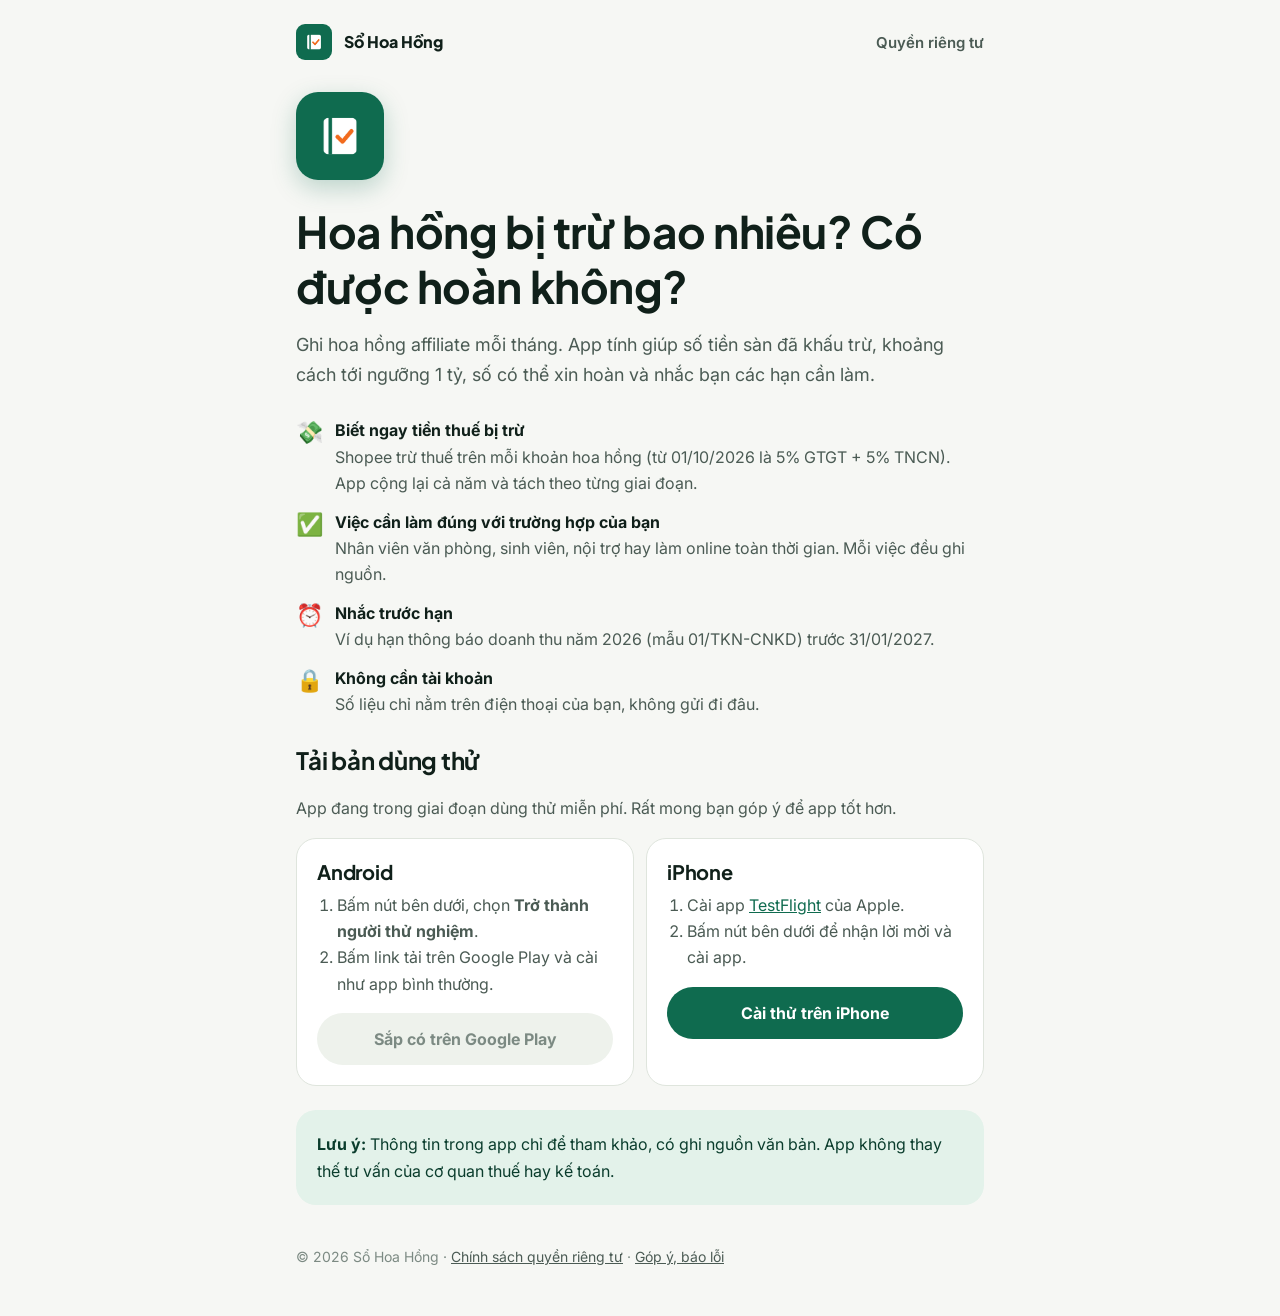
<file: index.html>
<!doctype html>
<html lang="vi">
<head>
  <meta charset="utf-8">
  <meta name="viewport" content="width=device-width, initial-scale=1">
  <title>Sổ Hoa Hồng – Dùng thử</title>
  <meta name="description" content="App ghi hoa hồng affiliate, tính số thuế sàn đã trừ, số có thể xin hoàn và nhắc hạn nộp. Không cần tài khoản, dữ liệu chỉ nằm trên máy bạn.">
  <link rel="icon" href="favicon.png">
  <link rel="apple-touch-icon" href="apple-touch-icon.png">
  <link rel="preconnect" href="https://fonts.googleapis.com">
  <link rel="preconnect" href="https://fonts.gstatic.com" crossorigin>
  <link href="https://fonts.googleapis.com/css2?family=Inter:wght@400;500;600;700&family=Plus+Jakarta+Sans:wght@700;800&display=swap" rel="stylesheet">
  <link rel="stylesheet" href="style.css">
  <style>
    .hero { display: grid; gap: 16px; justify-items: start; }
    .hero img { width: 88px; height: 88px; border-radius: 22px; box-shadow: 0 8px 24px rgba(15, 107, 79, .25); }
    .hero h1 { font-size: clamp(32px, 7vw, 44px); margin: 8px 0 0; }
    .hero p { font-size: 18px; margin: 0; }
    .benefits { list-style: none; padding: 0; margin: 28px 0; display: grid; gap: 12px; }
    .benefits li { display: flex; gap: 12px; align-items: flex-start; }
    .benefits span { font-size: 22px; line-height: 1.4; }
    .stores { display: grid; grid-template-columns: repeat(auto-fit, minmax(240px, 1fr)); gap: 12px; }
    .store h2 { font-size: 20px; margin: 0 0 4px; }
    .store ol { margin: 8px 0 16px; padding-left: 20px; color: var(--ink-2); }
    .btn {
      display: inline-flex; align-items: center; justify-content: center; gap: 8px; width: 100%;
      min-height: 52px; padding: 0 20px; border-radius: 999px; font-weight: 700; font-size: 16px;
      text-decoration: none; background: var(--brand); color: var(--on-brand);
    }
    .btn[aria-disabled="true"] { background: var(--surface-2); color: var(--ink-3); pointer-events: none; }
  </style>
</head>
<body>
  <div class="wrap">
    <header class="top">
      <a class="brand" href="./"><img src="icon.png" alt="">Sổ Hoa Hồng</a>
      <nav><a href="privacy.html">Quyền riêng tư</a></nav>
    </header>

    <section class="hero">
      <img src="icon.png" alt="Biểu tượng Sổ Hoa Hồng">
      <h1>Hoa hồng bị trừ bao nhiêu? Có được hoàn không?</h1>
      <p class="muted">Ghi hoa hồng affiliate mỗi tháng. App tính giúp số tiền sàn đã khấu trừ, khoảng cách tới ngưỡng 1 tỷ, số có thể xin hoàn và nhắc bạn các hạn cần làm.</p>
    </section>

    <ul class="benefits">
      <li><span>💸</span><div><b>Biết ngay tiền thuế bị trừ</b><br><span class="muted" style="font-size:16px">Shopee trừ thuế trên mỗi khoản hoa hồng (từ 01/10/2026 là 5% GTGT + 5% TNCN). App cộng lại cả năm và tách theo từng giai đoạn.</span></div></li>
      <li><span>✅</span><div><b>Việc cần làm đúng với trường hợp của bạn</b><br><span class="muted" style="font-size:16px">Nhân viên văn phòng, sinh viên, nội trợ hay làm online toàn thời gian. Mỗi việc đều ghi nguồn.</span></div></li>
      <li><span>⏰</span><div><b>Nhắc trước hạn</b><br><span class="muted" style="font-size:16px">Ví dụ hạn thông báo doanh thu năm 2026 (mẫu 01/TKN-CNKD) trước 31/01/2027.</span></div></li>
      <li><span>🔒</span><div><b>Không cần tài khoản</b><br><span class="muted" style="font-size:16px">Số liệu chỉ nằm trên điện thoại của bạn, không gửi đi đâu.</span></div></li>
    </ul>

    <h2>Tải bản dùng thử</h2>
    <p class="muted">App đang trong giai đoạn dùng thử miễn phí. Rất mong bạn góp ý để app tốt hơn.</p>
    <div class="stores">
      <div class="card store">
        <h2>Android</h2>
        <ol>
          <li>Bấm nút bên dưới, chọn <b>Trở thành người thử nghiệm</b>.</li>
          <li>Bấm link tải trên Google Play và cài như app bình thường.</li>
        </ol>
        <!-- Điền link tham gia thử nghiệm từ Play Console vào href rồi bỏ aria-disabled. -->
        <a class="btn" href="#" aria-disabled="true" id="android-link">Sắp có trên Google Play</a>
      </div>
      <div class="card store">
        <h2>iPhone</h2>
        <ol>
          <li>Cài app <a href="https://apps.apple.com/app/testflight/id899247664">TestFlight</a> của Apple.</li>
          <li>Bấm nút bên dưới để nhận lời mời và cài app.</li>
        </ol>
        <a class="btn" href="https://testflight.apple.com/join/DpMtjnP8" id="ios-link">Cài thử trên iPhone</a>
      </div>
    </div>

    <div class="card soft" style="margin-top:24px">
      <b>Lưu ý:</b> Thông tin trong app chỉ để tham khảo, có ghi nguồn văn bản. App không thay thế tư vấn của cơ quan thuế hay kế toán.
    </div>

    <footer>
      © 2026 Sổ Hoa Hồng · <a href="privacy.html">Chính sách quyền riêng tư</a> ·
      <a href="https://github.com/haupham0610/sohoahong/issues">Góp ý, báo lỗi</a>
    </footer>
  </div>
</body>
</html>
</file>
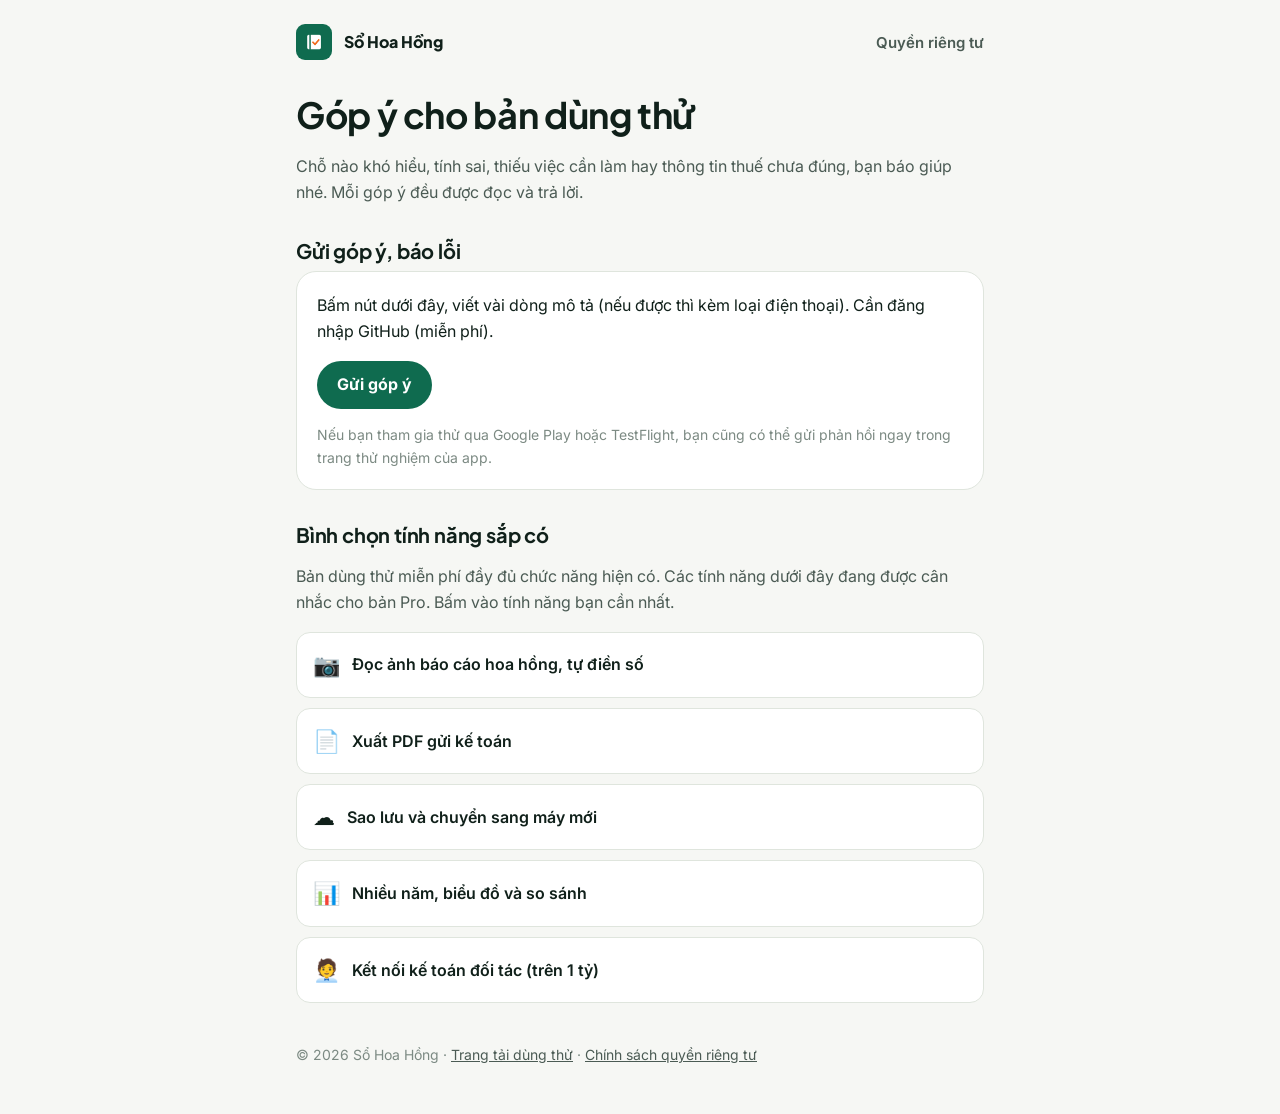
<file: gop-y.html>
<!doctype html>
<html lang="vi">
<head>
  <meta charset="utf-8">
  <meta name="viewport" content="width=device-width, initial-scale=1">
  <title>Góp ý – Sổ Hoa Hồng</title>
  <meta name="description" content="Gửi góp ý, báo lỗi và bình chọn tính năng cho bản dùng thử Sổ Hoa Hồng.">
  <link rel="icon" href="favicon.png">
  <link rel="apple-touch-icon" href="apple-touch-icon.png">
  <link rel="preconnect" href="https://fonts.googleapis.com">
  <link rel="preconnect" href="https://fonts.gstatic.com" crossorigin>
  <link href="https://fonts.googleapis.com/css2?family=Inter:wght@400;500;600;700&family=Plus+Jakarta+Sans:wght@700;800&display=swap" rel="stylesheet">
  <link rel="stylesheet" href="style.css">
  <style>
    h1 { font-size: clamp(28px, 6vw, 36px); margin: 0 0 8px; }
    h2 { font-size: 20px; margin: 32px 0 8px; }
    .btn {
      display: inline-flex; align-items: center; justify-content: center; min-height: 48px; padding: 0 20px;
      border-radius: 999px; font-weight: 700; text-decoration: none; background: var(--brand); color: var(--on-brand);
    }
    .list { display: grid; gap: 10px; margin: 12px 0 0; padding: 0; list-style: none; }
    .list a { display: flex; gap: 12px; align-items: center; padding: 14px 16px; border: 1px solid var(--line); border-radius: 14px; background: var(--surface); color: var(--ink); text-decoration: none; font-weight: 600; }
    .list span { font-size: 22px; }
  </style>
</head>
<body>
  <div class="wrap">
    <header class="top">
      <a class="brand" href="./"><img src="icon.png" alt="">Sổ Hoa Hồng</a>
      <nav><a href="privacy.html">Quyền riêng tư</a></nav>
    </header>

    <h1>Góp ý cho bản dùng thử</h1>
    <p class="muted">Chỗ nào khó hiểu, tính sai, thiếu việc cần làm hay thông tin thuế chưa đúng, bạn báo giúp nhé. Mỗi góp ý đều được đọc và trả lời.</p>

    <h2>Gửi góp ý, báo lỗi</h2>
    <div class="card">
      <p style="margin-top:0">Bấm nút dưới đây, viết vài dòng mô tả (nếu được thì kèm loại điện thoại). Cần đăng nhập GitHub (miễn phí).</p>
      <a class="btn" href="https://github.com/haupham0610/sohoahong/issues/new?labels=gop-y&title=G%C3%B3p%20%C3%BD%3A%20">Gửi góp ý</a>
      <p class="small" style="margin-bottom:0">Nếu bạn tham gia thử qua Google Play hoặc TestFlight, bạn cũng có thể gửi phản hồi ngay trong trang thử nghiệm của app.</p>
    </div>

    <h2 id="tinh-nang">Bình chọn tính năng sắp có</h2>
    <p class="muted">Bản dùng thử miễn phí đầy đủ chức năng hiện có. Các tính năng dưới đây đang được cân nhắc cho bản Pro. Bấm vào tính năng bạn cần nhất.</p>
    <ul class="list">
      <li><a href="https://github.com/haupham0610/sohoahong/issues/new?labels=binh-chon&title=B%C3%ACnh%20ch%E1%BB%8Dn%3A%20%C4%90%E1%BB%8Dc%20%E1%BA%A3nh%20b%C3%A1o%20c%C3%A1o%20hoa%20h%E1%BB%93ng"><span>📷</span>Đọc ảnh báo cáo hoa hồng, tự điền số</a></li>
      <li><a href="https://github.com/haupham0610/sohoahong/issues/new?labels=binh-chon&title=B%C3%ACnh%20ch%E1%BB%8Dn%3A%20Xu%E1%BA%A5t%20PDF%20g%E1%BB%ADi%20k%E1%BA%BF%20to%C3%A1n"><span>📄</span>Xuất PDF gửi kế toán</a></li>
      <li><a href="https://github.com/haupham0610/sohoahong/issues/new?labels=binh-chon&title=B%C3%ACnh%20ch%E1%BB%8Dn%3A%20Sao%20l%C6%B0u%20v%C3%A0%20chuy%E1%BB%83n%20m%C3%A1y"><span>☁️</span>Sao lưu và chuyển sang máy mới</a></li>
      <li><a href="https://github.com/haupham0610/sohoahong/issues/new?labels=binh-chon&title=B%C3%ACnh%20ch%E1%BB%8Dn%3A%20Nhi%E1%BB%81u%20n%C4%83m%20v%C3%A0%20bi%E1%BB%83u%20%C4%91%E1%BB%93"><span>📊</span>Nhiều năm, biểu đồ và so sánh</a></li>
      <li><a href="https://github.com/haupham0610/sohoahong/issues/new?labels=binh-chon&title=B%C3%ACnh%20ch%E1%BB%8Dn%3A%20K%E1%BA%BFt%20n%E1%BB%91i%20k%E1%BA%BF%20to%C3%A1n"><span>🧑‍💼</span>Kết nối kế toán đối tác (trên 1 tỷ)</a></li>
    </ul>

    <footer>
      © 2026 Sổ Hoa Hồng · <a href="./">Trang tải dùng thử</a> · <a href="privacy.html">Chính sách quyền riêng tư</a>
    </footer>
  </div>
</body>
</html>
</file>
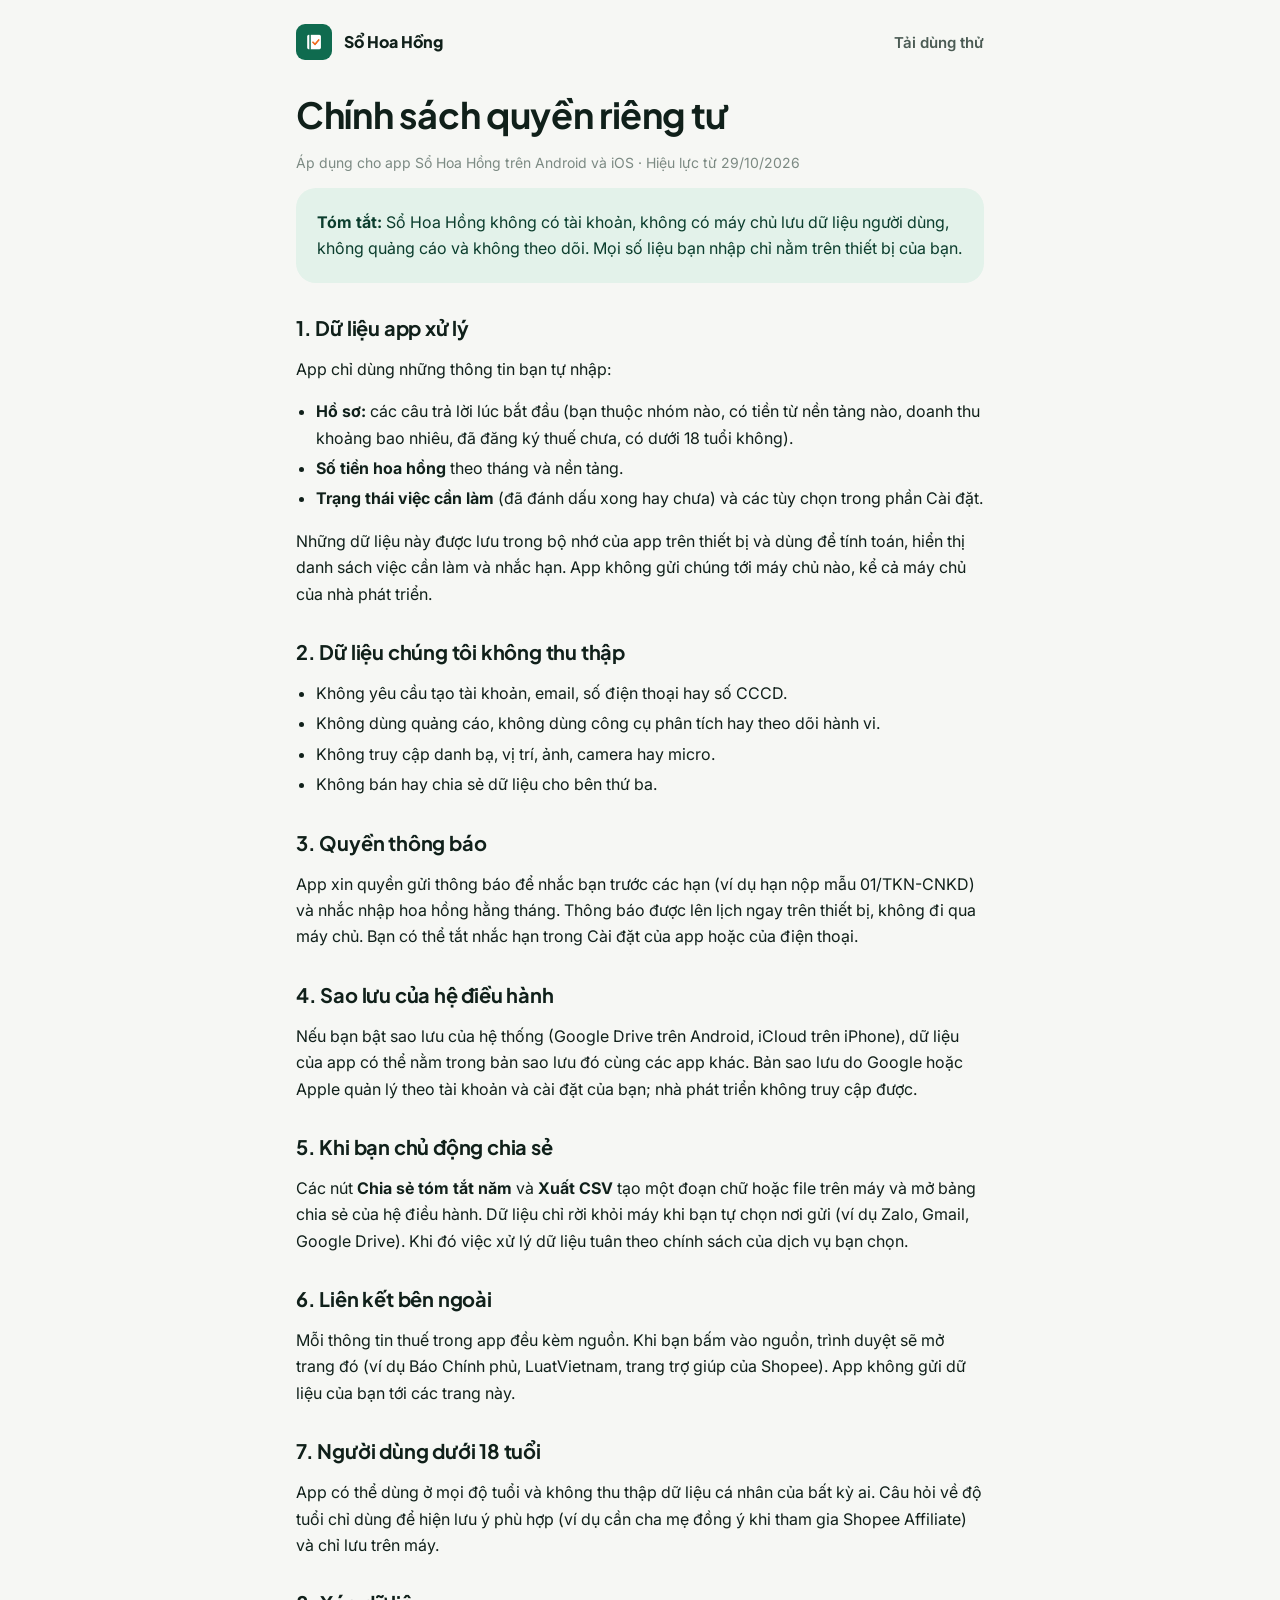
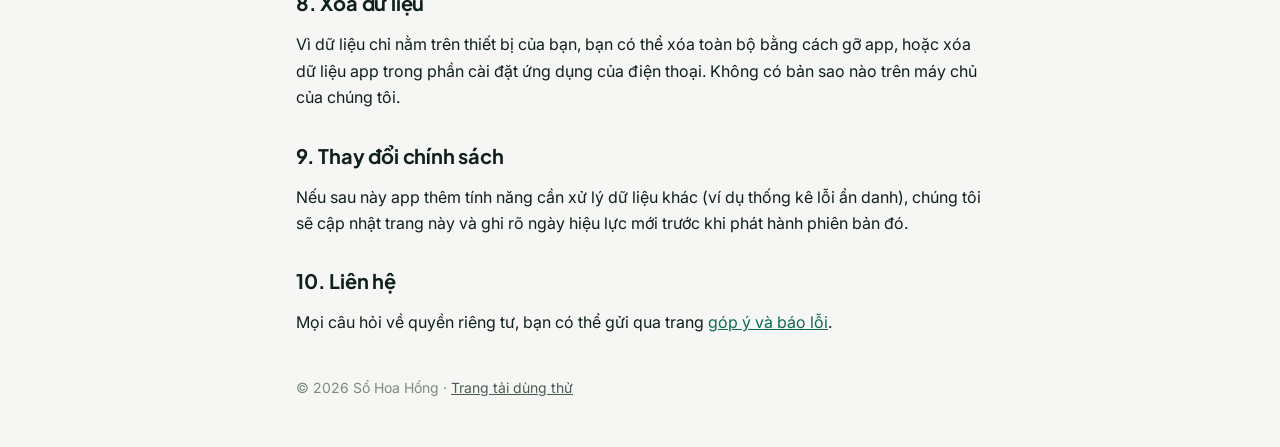
<file: privacy.html>
<!doctype html>
<html lang="vi">
<head>
  <meta charset="utf-8">
  <meta name="viewport" content="width=device-width, initial-scale=1">
  <title>Chính sách quyền riêng tư – Sổ Hoa Hồng</title>
  <meta name="description" content="Chính sách quyền riêng tư của app Sổ Hoa Hồng: không tài khoản, không thu thập dữ liệu, mọi số liệu chỉ lưu trên thiết bị của bạn.">
  <link rel="icon" href="favicon.png">
  <link rel="apple-touch-icon" href="apple-touch-icon.png">
  <link rel="preconnect" href="https://fonts.googleapis.com">
  <link rel="preconnect" href="https://fonts.gstatic.com" crossorigin>
  <link href="https://fonts.googleapis.com/css2?family=Inter:wght@400;500;600;700&family=Plus+Jakarta+Sans:wght@700;800&display=swap" rel="stylesheet">
  <link rel="stylesheet" href="style.css">
  <style>
    h1 { font-size: clamp(28px, 6vw, 36px); margin: 0 0 8px; }
    h2 { font-size: 20px; margin: 32px 0 8px; }
    ul { padding-left: 20px; }
    li { margin: 4px 0; }
  </style>
</head>
<body>
  <div class="wrap">
    <header class="top">
      <a class="brand" href="./"><img src="icon.png" alt="">Sổ Hoa Hồng</a>
      <nav><a href="./">Tải dùng thử</a></nav>
    </header>

    <h1>Chính sách quyền riêng tư</h1>
    <p class="small">Áp dụng cho app Sổ Hoa Hồng trên Android và iOS · Hiệu lực từ 29/10/2026</p>

    <div class="card soft">
      <b>Tóm tắt:</b> Sổ Hoa Hồng không có tài khoản, không có máy chủ lưu dữ liệu người dùng, không quảng cáo và không theo dõi. Mọi số liệu bạn nhập chỉ nằm trên thiết bị của bạn.
    </div>

    <h2>1. Dữ liệu app xử lý</h2>
    <p>App chỉ dùng những thông tin bạn tự nhập:</p>
    <ul>
      <li><b>Hồ sơ:</b> các câu trả lời lúc bắt đầu (bạn thuộc nhóm nào, có tiền từ nền tảng nào, doanh thu khoảng bao nhiêu, đã đăng ký thuế chưa, có dưới 18 tuổi không).</li>
      <li><b>Số tiền hoa hồng</b> theo tháng và nền tảng.</li>
      <li><b>Trạng thái việc cần làm</b> (đã đánh dấu xong hay chưa) và các tùy chọn trong phần Cài đặt.</li>
    </ul>
    <p>Những dữ liệu này được lưu trong bộ nhớ của app trên thiết bị và dùng để tính toán, hiển thị danh sách việc cần làm và nhắc hạn. App không gửi chúng tới máy chủ nào, kể cả máy chủ của nhà phát triển.</p>

    <h2>2. Dữ liệu chúng tôi không thu thập</h2>
    <ul>
      <li>Không yêu cầu tạo tài khoản, email, số điện thoại hay số CCCD.</li>
      <li>Không dùng quảng cáo, không dùng công cụ phân tích hay theo dõi hành vi.</li>
      <li>Không truy cập danh bạ, vị trí, ảnh, camera hay micro.</li>
      <li>Không bán hay chia sẻ dữ liệu cho bên thứ ba.</li>
    </ul>

    <h2>3. Quyền thông báo</h2>
    <p>App xin quyền gửi thông báo để nhắc bạn trước các hạn (ví dụ hạn nộp mẫu 01/TKN-CNKD) và nhắc nhập hoa hồng hằng tháng. Thông báo được lên lịch ngay trên thiết bị, không đi qua máy chủ. Bạn có thể tắt nhắc hạn trong Cài đặt của app hoặc của điện thoại.</p>

    <h2>4. Sao lưu của hệ điều hành</h2>
    <p>Nếu bạn bật sao lưu của hệ thống (Google Drive trên Android, iCloud trên iPhone), dữ liệu của app có thể nằm trong bản sao lưu đó cùng các app khác. Bản sao lưu do Google hoặc Apple quản lý theo tài khoản và cài đặt của bạn; nhà phát triển không truy cập được.</p>

    <h2>5. Khi bạn chủ động chia sẻ</h2>
    <p>Các nút <b>Chia sẻ tóm tắt năm</b> và <b>Xuất CSV</b> tạo một đoạn chữ hoặc file trên máy và mở bảng chia sẻ của hệ điều hành. Dữ liệu chỉ rời khỏi máy khi bạn tự chọn nơi gửi (ví dụ Zalo, Gmail, Google Drive). Khi đó việc xử lý dữ liệu tuân theo chính sách của dịch vụ bạn chọn.</p>

    <h2>6. Liên kết bên ngoài</h2>
    <p>Mỗi thông tin thuế trong app đều kèm nguồn. Khi bạn bấm vào nguồn, trình duyệt sẽ mở trang đó (ví dụ Báo Chính phủ, LuatVietnam, trang trợ giúp của Shopee). App không gửi dữ liệu của bạn tới các trang này.</p>

    <h2>7. Người dùng dưới 18 tuổi</h2>
    <p>App có thể dùng ở mọi độ tuổi và không thu thập dữ liệu cá nhân của bất kỳ ai. Câu hỏi về độ tuổi chỉ dùng để hiện lưu ý phù hợp (ví dụ cần cha mẹ đồng ý khi tham gia Shopee Affiliate) và chỉ lưu trên máy.</p>

    <h2>8. Xóa dữ liệu</h2>
    <p>Vì dữ liệu chỉ nằm trên thiết bị của bạn, bạn có thể xóa toàn bộ bằng cách gỡ app, hoặc xóa dữ liệu app trong phần cài đặt ứng dụng của điện thoại. Không có bản sao nào trên máy chủ của chúng tôi.</p>

    <h2>9. Thay đổi chính sách</h2>
    <p>Nếu sau này app thêm tính năng cần xử lý dữ liệu khác (ví dụ thống kê lỗi ẩn danh), chúng tôi sẽ cập nhật trang này và ghi rõ ngày hiệu lực mới trước khi phát hành phiên bản đó.</p>

    <h2>10. Liên hệ</h2>
    <p>Mọi câu hỏi về quyền riêng tư, bạn có thể gửi qua trang <a href="https://github.com/haupham0610/sohoahong/issues">góp ý và báo lỗi</a>.</p>

    <footer>
      © 2026 Sổ Hoa Hồng · <a href="./">Trang tải dùng thử</a>
    </footer>
  </div>
</body>
</html>
</file>
<file: style.css>
/* Cùng bảng màu và font với app Sổ Hoa Hồng và web Thuế Làm Online. */
:root {
  --bg: #f6f7f4; --surface: #ffffff; --surface-2: #eef2ec; --line: #dfe5dd;
  --ink: #10201a; --ink-2: #4b5b54; --ink-3: #7c8a83;
  --brand: #0f6b4f; --on-brand: #ffffff; --brand-soft: #e3f2ea; --on-brand-soft: #0b3d2d;
  --warn: #b45309; --warn-soft: #fff6e5;
  color-scheme: light;
}
@media (prefers-color-scheme: dark) {
  :root {
    --bg: #0d1512; --surface: #14201b; --surface-2: #1a2a23; --line: #24352d;
    --ink: #e9f1ec; --ink-2: #a9bab2; --ink-3: #7f9189;
    --brand: #3fc191; --on-brand: #00382a; --brand-soft: #173328; --on-brand-soft: #bdebd8;
    --warn: #f5a524; --warn-soft: #33270f;
    color-scheme: dark;
  }
}
* { box-sizing: border-box; }
body {
  margin: 0; background: var(--bg); color: var(--ink);
  font: 16px/1.65 "Inter", system-ui, -apple-system, "Segoe UI", sans-serif;
}
h1, h2, h3 { font-family: "Plus Jakarta Sans", "Inter", system-ui, sans-serif; line-height: 1.25; letter-spacing: -0.01em; }
a { color: var(--brand); }
.wrap { max-width: 720px; margin: 0 auto; padding: 24px 16px 48px; }
.brand { display: flex; align-items: center; gap: 12px; text-decoration: none; color: var(--ink); font-weight: 800; font-family: "Plus Jakarta Sans", sans-serif; }
.brand img { width: 36px; height: 36px; border-radius: 9px; }
header.top { display: flex; align-items: center; justify-content: space-between; gap: 12px; margin-bottom: 32px; }
header.top nav a { color: var(--ink-2); text-decoration: none; font-size: 15px; font-weight: 600; }
.card { background: var(--surface); border: 1px solid var(--line); border-radius: 20px; padding: 20px; }
.soft { background: var(--brand-soft); color: var(--on-brand-soft); border-color: transparent; }
.muted { color: var(--ink-2); }
.small { font-size: 14px; color: var(--ink-3); }
footer { margin-top: 40px; font-size: 14px; color: var(--ink-3); }
footer a { color: var(--ink-2); }
</file>
